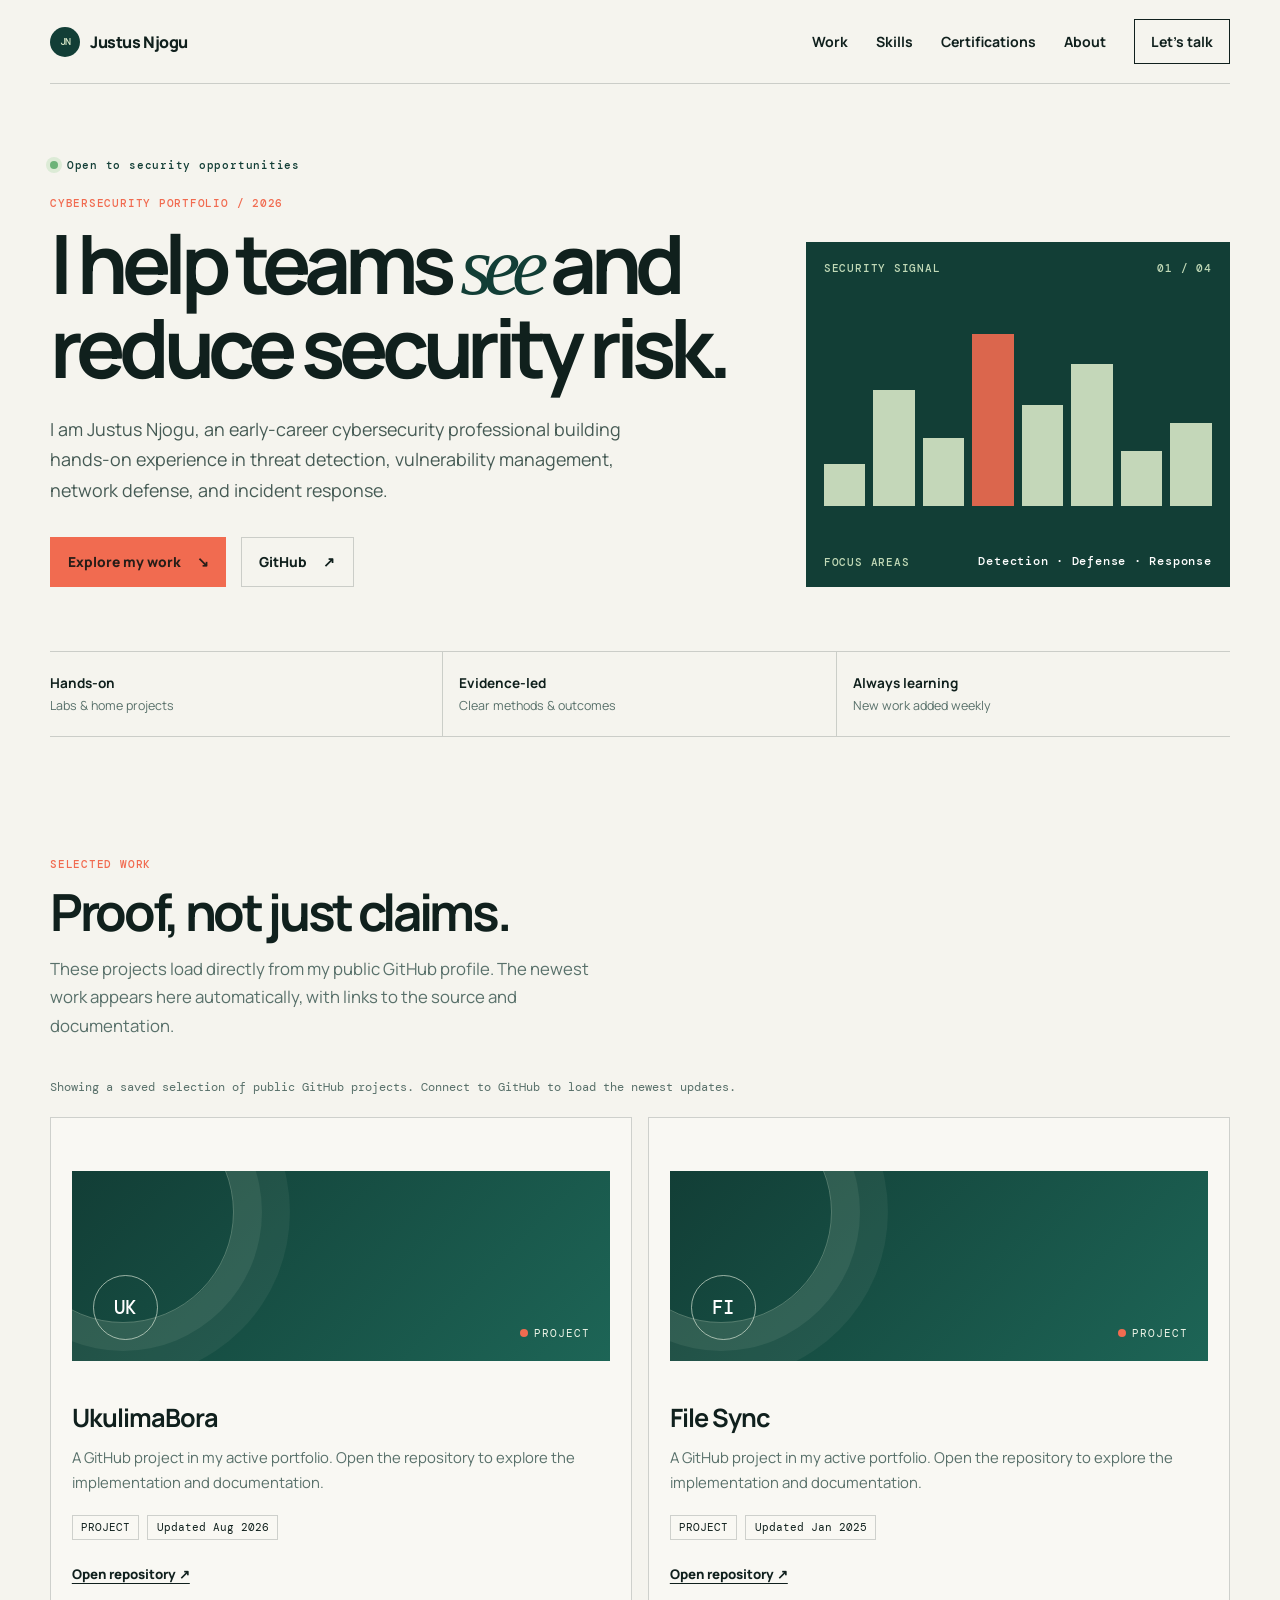
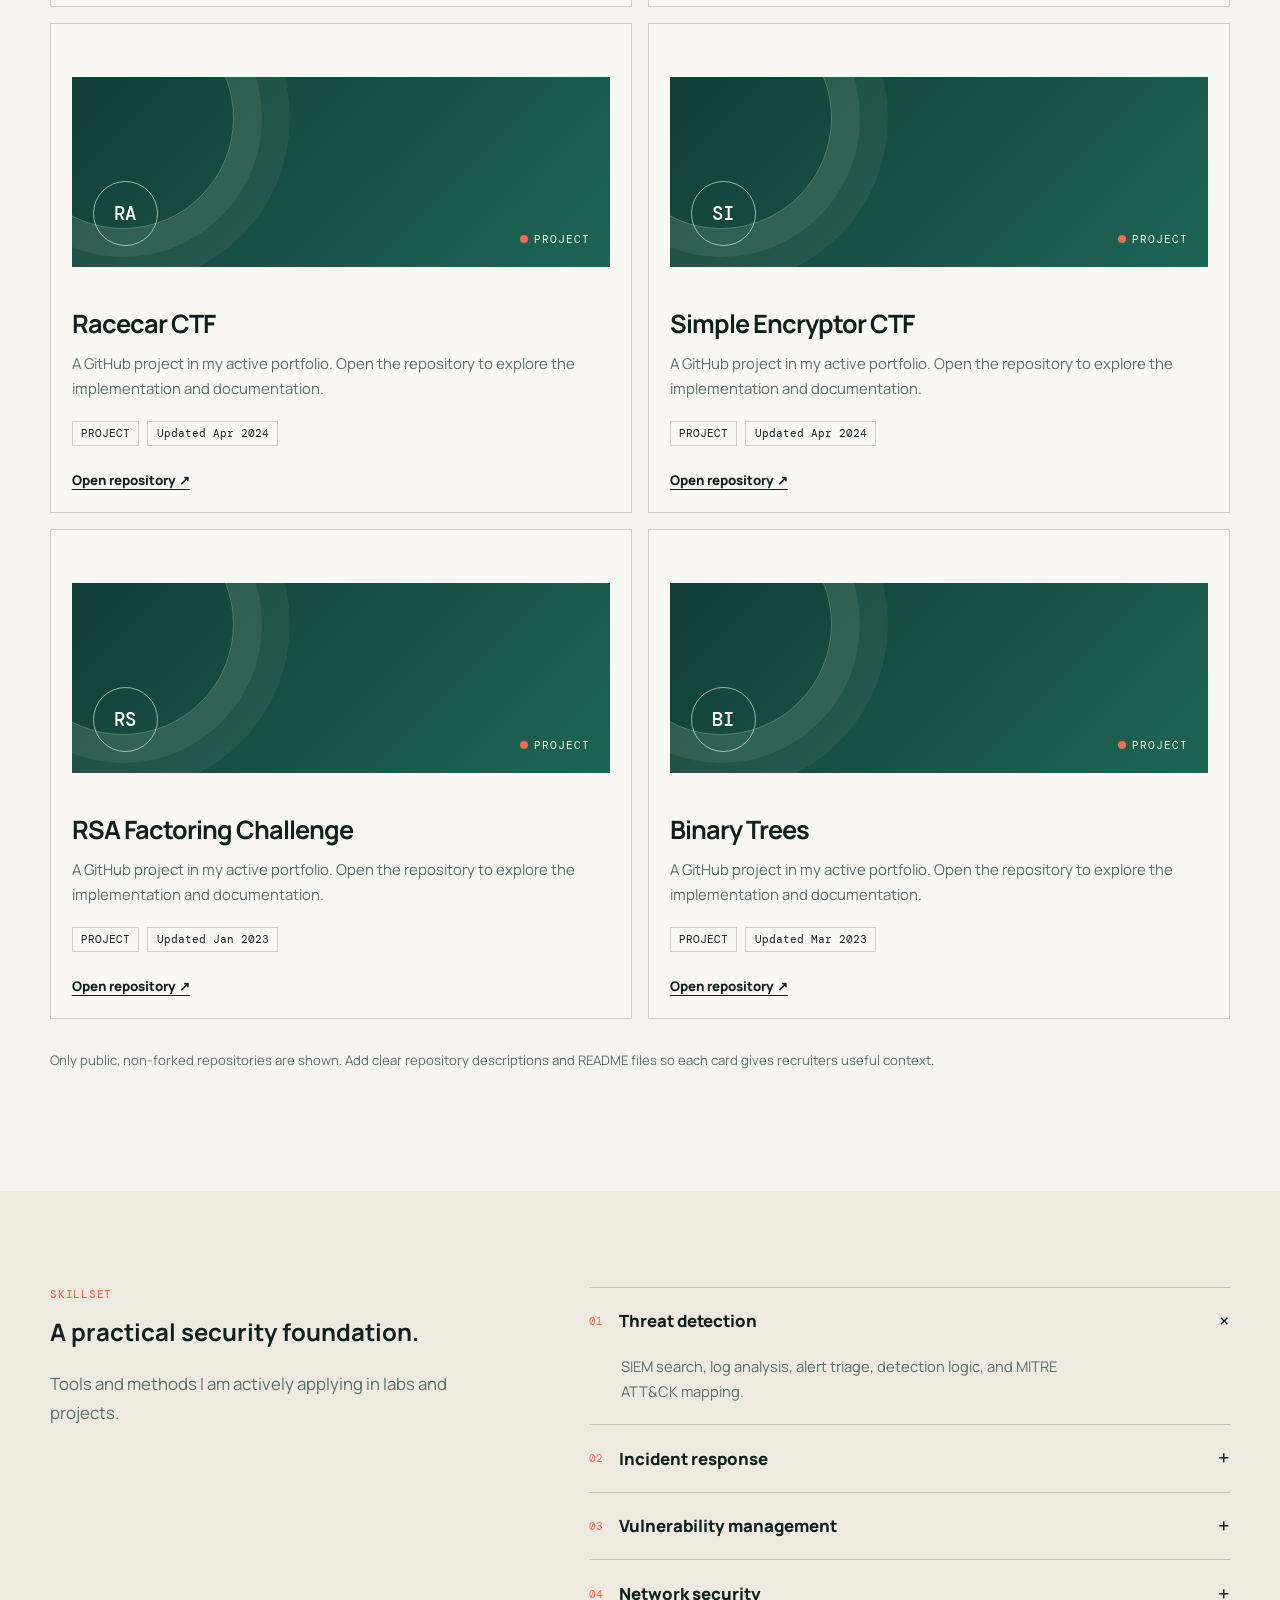
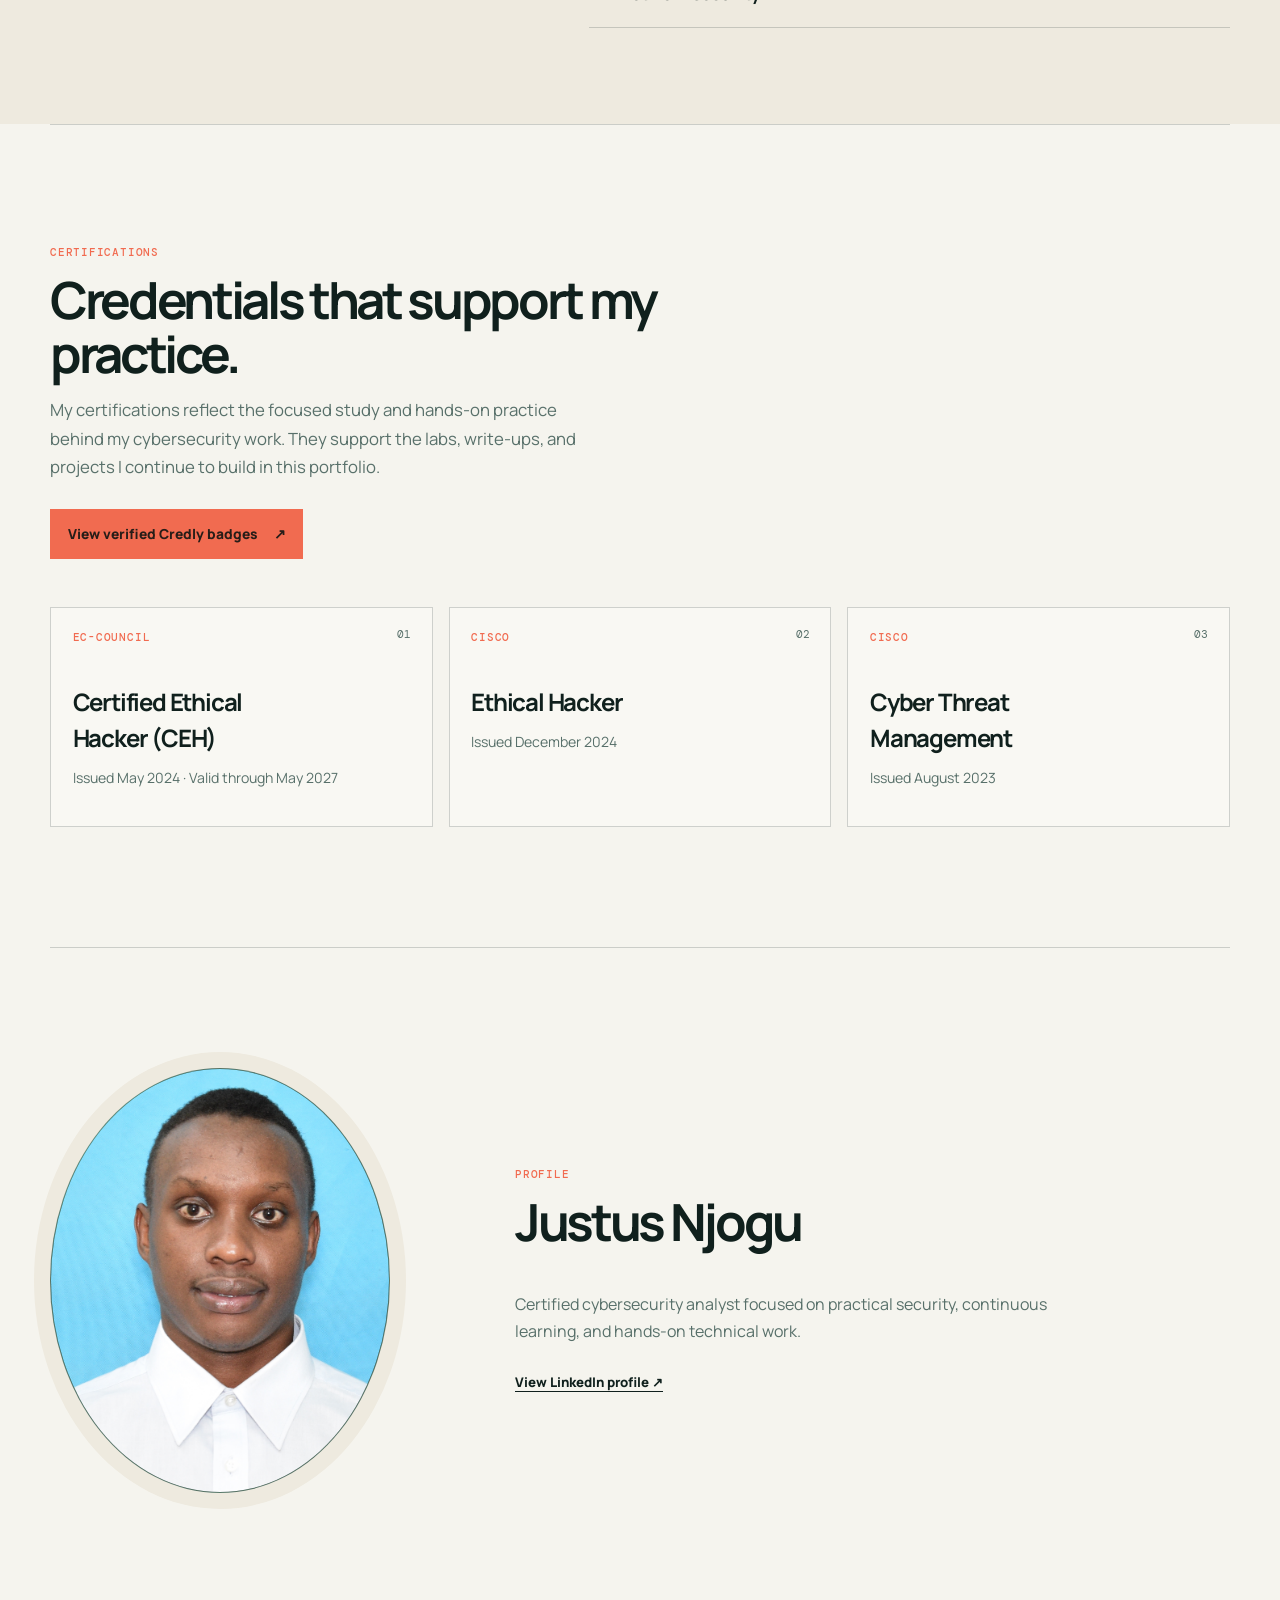
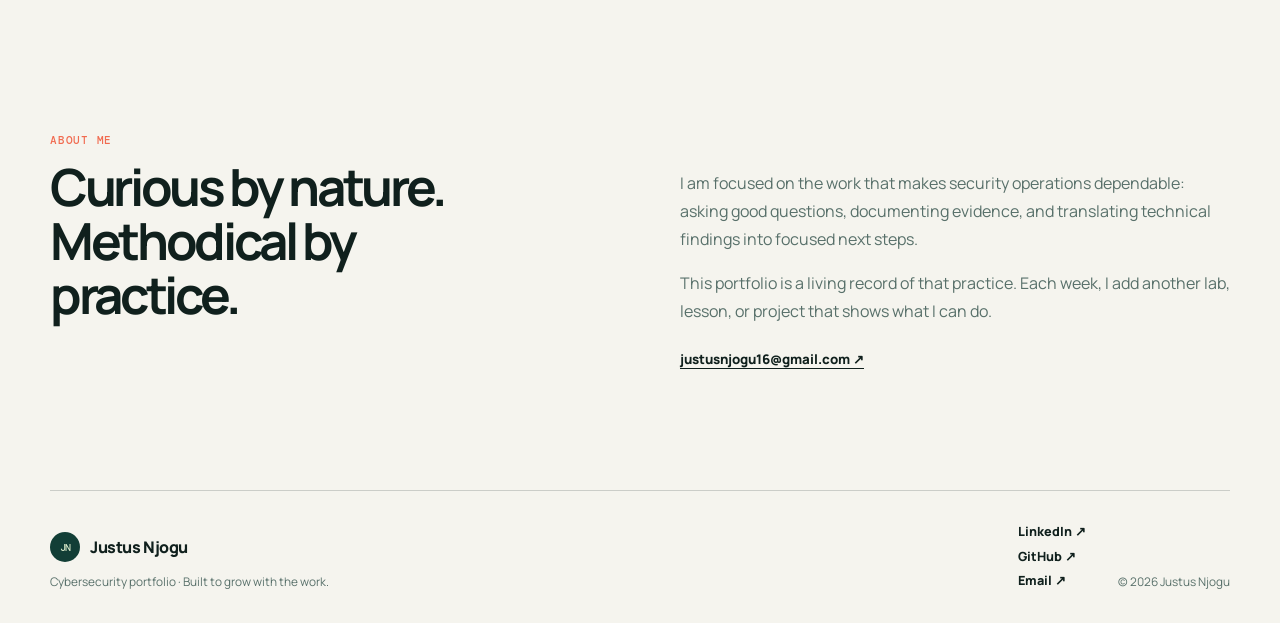
<file: index.html>
<!doctype html>
<html lang="en">
  <head>
    <meta charset="UTF-8" />
    <meta name="viewport" content="width=device-width, initial-scale=1.0" />
    <meta
      name="description"
      content="Cybersecurity portfolio with hands-on labs, projects, and technical skills."
    />
    <title>Justus Njogu | Cybersecurity Portfolio</title>
    <link rel="preconnect" href="https://fonts.googleapis.com" />
    <link rel="preconnect" href="https://fonts.gstatic.com" crossorigin />
    <link
      href="https://fonts.googleapis.com/css2?family=DM+Mono:wght@400;500&display=swap"
      rel="stylesheet"
    />
    <link
      href="https://fonts.googleapis.com/css2?family=Manrope:wght@400;500;600;700;800&display=swap"
      rel="stylesheet"
    />
    <link rel="stylesheet" href="styles.css" />
  </head>
  <body>
    <a class="skip-link" href="#main">Skip to content</a>
    <div data-include="partials/header.html"></div>

    <main id="main">
      <div data-include="partials/hero.html"></div>
      <div data-include="partials/work.html"></div>
      <div data-include="partials/skills.html"></div>
      <div data-include="partials/certifications.html"></div>
      <div data-include="partials/profile.html"></div>
      <div data-include="partials/about.html"></div>
    </main>

    <div data-include="partials/footer.html"></div>
    <script src="components.js"></script>
    <script src="partials.js"></script>
    <script src="projects.js"></script>
    <script src="script.js"></script>
  </body>
</html>
</file>
<file: styles.css>
:root {
    --ink: #10201d;
    --forest: #123e36;
    --pine: #0a2a24;
    --moss: #d8e8c8;
    --paper: #f5f4ee;
    --cream: #eeeadf;
    --line: rgba(16, 32, 29, .18);
    --muted: #58706a;
    --coral: #f16b50;
    --mono: "DM Mono", monospace;
    --sans: "Manrope", sans-serif;
}

* {
    box-sizing: border-box;
}

html {
    scroll-behavior: smooth;
}

body {
    margin: 0;
    color: var(--ink);
    background: var(--paper);
    font-family: var(--sans);
    font-size: 16px;
    line-height: 1.5;
}

a {
    color: inherit;
}

.skip-link {
    position: fixed;
    left: 1rem;
    top: -5rem;
    background: var(--coral);
    padding: .75rem 1rem;
    z-index: 10;
}

.skip-link:focus {
    top: 1rem;
}

.section-shell {
    width: min(1180px, calc(100% - 3rem));
    margin-inline: auto;
}

.site-header {
    min-height: 84px;
    display: flex;
    align-items: center;
    justify-content: space-between;
    width: min(1180px, calc(100% - 3rem));
    margin: auto;
    border-bottom: 1px solid var(--line);
}

.brand {
    display: inline-flex;
    align-items: center;
    gap: .65rem;
    text-decoration: none;
    font-weight: 800;
    letter-spacing: -.03em;
}

.brand-mark {
    display: grid;
    place-items: center;
    width: 30px;
    height: 30px;
    border-radius: 50%;
    background: var(--forest);
    color: var(--moss);
    font: 500 10px var(--mono);
    letter-spacing: -.1em;
}

.site-nav {
    display: flex;
    align-items: center;
    gap: 1.75rem;
    font-size: .88rem;
    font-weight: 700;
}

.site-nav a {
    text-decoration: none;
}

.site-nav a:not(.nav-cta):hover,
.footer-links a:hover {
    color: var(--coral);
}

.nav-cta {
    padding: .7rem 1rem;
    border: 1px solid var(--ink);
}

.menu-button {
    display: none;
}

.hero {
    padding-top: 4.6rem;
}

.eyebrow,
.overline,
.project-meta,
.signal-top,
.signal-bottom {
    font: 500 .69rem var(--mono);
    letter-spacing: .07em;
}

.eyebrow {
    display: flex;
    align-items: center;
    gap: .55rem;
    color: var(--forest);
    margin-bottom: 1.5rem;
}

.status-dot {
    width: 8px;
    height: 8px;
    background: #6cb378;
    border-radius: 50%;
    box-shadow: 0 0 0 4px #dcebd6;
}

.hero-grid {
    display: grid;
    grid-template-columns: 1.25fr .75fr;
    align-items: end;
    gap: 3rem;
}

h1,
h2,
h3,
p {
    margin-top: 0;
}

h1 {
    max-width: 760px;
    font-size: clamp(3rem, 6.4vw, 6.3rem);
    letter-spacing: -.075em;
    line-height: .99;
    margin-bottom: 1.6rem;
}

h1 em {
    color: var(--forest);
    font-family: Georgia, serif;
    font-weight: 400;
    letter-spacing: -.1em;
}

.hero-copy {
    max-width: 610px;
    color: #455a54;
    font-size: 1.12rem;
    line-height: 1.7;
}

.hero-actions {
    display: flex;
    flex-wrap: wrap;
    gap: .9rem;
    margin-top: 2rem;
}

.button {
    display: inline-flex;
    align-items: center;
    gap: 1rem;
    min-height: 50px;
    padding: .8rem 1.1rem;
    text-decoration: none;
    font-weight: 800;
    font-size: .86rem;
}

.button-primary {
    background: var(--coral);
    color: #271d18;
}

.button-primary:hover {
    background: #ff826a;
}

.button-quiet {
    border: 1px solid var(--line);
}

.button-quiet:hover {
    background: var(--cream);
}

.signal-card {
    min-height: 345px;
    padding: 1.15rem;
    background: var(--forest);
    color: #eaf2df;
    display: flex;
    flex-direction: column;
    justify-content: space-between;
    overflow: hidden;
}

.signal-top,
.signal-bottom {
    display: flex;
    justify-content: space-between;
    gap: 1rem;
    color: #c1d9b7;
}

.signal-bottom {
    align-items: end;
}

.signal-bottom strong {
    font: 500 .77rem var(--mono);
    text-align: right;
    color: white;
}

.signal-graphic {
    height: 185px;
    display: flex;
    gap: 8px;
    align-items: end;
}

.signal-graphic i {
    display: block;
    flex: 1;
    background: var(--moss);
    opacity: .9;
}

.signal-graphic i:nth-child(1) {
    height: 23%;
}

.signal-graphic i:nth-child(2) {
    height: 63%;
}

.signal-graphic i:nth-child(3) {
    height: 37%;
}

.signal-graphic i:nth-child(4) {
    height: 93%;
    background: var(--coral);
}

.signal-graphic i:nth-child(5) {
    height: 55%;
}

.signal-graphic i:nth-child(6) {
    height: 77%;
}

.signal-graphic i:nth-child(7) {
    height: 30%;
}

.signal-graphic i:nth-child(8) {
    height: 45%;
}

.trust-row {
    display: grid;
    grid-template-columns: repeat(3, 1fr);
    margin-top: 4rem;
    border-top: 1px solid var(--line);
    border-bottom: 1px solid var(--line);
}

.trust-row div {
    padding: 1.3rem 1rem 1.3rem 0;
    border-right: 1px solid var(--line);
    display: grid;
    gap: .2rem;
}

.trust-row div+div {
    padding-left: 1rem;
}

.trust-row div:last-child {
    border-right: 0;
}

.trust-row strong {
    font-size: .85rem;
}

.trust-row span {
    color: var(--muted);
    font-size: .78rem;
}

.section {
    padding-block: 7.5rem;
}

.section-intro {
    max-width: 655px;
}

.overline {
    color: var(--coral);
    margin-bottom: .85rem;
}

.section h2 {
    font-size: clamp(2.25rem, 4vw, 4rem);
    letter-spacing: -.065em;
    line-height: 1.05;
    margin-bottom: 1rem;
}

.section-intro>p:not(.overline) {
    color: var(--muted);
    max-width: 560px;
    font-size: 1.05rem;
    line-height: 1.7;
}

.projects-status {
    min-height: 1.5rem;
    margin: 2.5rem 0 -2.3rem;
    color: var(--muted);
    font: .72rem var(--mono);
}

.project-grid {
    display: grid;
    grid-template-columns: repeat(2, 1fr);
    gap: 1rem;
    margin-top: 3.1rem;
}

.project-card {
    min-height: 490px;
    padding: 1.3rem;
    display: flex;
    flex-direction: column;
    border: 1px solid var(--line);
    background: #f9f8f3;
}

.project-meta {
    display: flex;
    justify-content: space-between;
    gap: 1rem;
    color: var(--muted);
}

.repo-visual {
    min-height: 190px;
    margin-top: 2rem;
    padding: 1.3rem;
    display: flex;
    align-items: flex-end;
    justify-content: space-between;
    position: relative;
    overflow: hidden;
    background: linear-gradient(135deg, var(--forest), #1d6556);
}

.repo-visual::before {
    content: "";
    position: absolute;
    width: 220px;
    height: 220px;
    border: 1px solid rgba(226, 239, 212, .3);
    border-radius: 50%;
    left: -60px;
    top: -70px;
    box-shadow: 0 0 0 28px rgba(226, 239, 212, .08), 0 0 0 56px rgba(226, 239, 212, .06);
}

.repo-mark,
.repo-language {
    position: relative;
    z-index: 1;
}

.repo-mark {
    display: grid;
    place-items: center;
    width: 65px;
    height: 65px;
    border: 1px solid rgba(240, 248, 232, .6);
    border-radius: 50%;
    color: white;
    font: 500 1.2rem var(--mono);
}

.repo-language {
    color: #f0f5e8;
    font: .68rem var(--mono);
    letter-spacing: .08em;
}

.repo-language::before {
    content: "";
    display: inline-block;
    width: 8px;
    height: 8px;
    margin-right: .42rem;
    border-radius: 50%;
    background: var(--language-color, var(--coral));
}

.project-content {
    margin-top: auto;
    padding-top: 2rem;
}

.project-content h3 {
    text-transform: capitalize;
    letter-spacing: -.04em;
    font-size: 1.58rem;
    margin-bottom: .5rem;
}

.project-content p {
    color: var(--muted);
    font-size: .93rem;
    line-height: 1.65;
    display: -webkit-box;
    -webkit-box-orient: vertical;
    -webkit-line-clamp: 3;
    overflow: hidden;
}

.tag-list {
    list-style: none;
    display: flex;
    flex-wrap: wrap;
    gap: .5rem;
    padding: 0;
    margin: 1.3rem 0;
}

.tag-list li {
    border: 1px solid var(--line);
    padding: .32rem .52rem;
    font: .66rem var(--mono);
}

.text-link {
    font-size: .83rem;
    font-weight: 800;
    text-underline-offset: .28rem;
}

.text-link:hover {
    color: var(--coral);
}

.empty-project {
    min-height: 310px;
    grid-column: 1 / -1;
    max-width: 580px;
}

.empty-project h3 {
    font-size: 1.7rem;
    letter-spacing: -.05em;
}

.empty-project p:not(.overline) {
    color: var(--muted);
    max-width: 500px;
}

.portfolio-note {
    margin: 2rem 0 0;
    color: var(--muted);
    font-size: .82rem;
}

.skills-section {
    padding-block: 6rem;
    background: var(--cream);
}

.certifications-section {
    border-top: 1px solid var(--line);
}

.certification-grid {
    display: grid;
    grid-template-columns: repeat(3, 1fr);
    gap: 1rem;
    margin-top: 3rem;
}

.credential-cta {
    margin-top: .65rem;
}

.certification-card {
    position: relative;
    min-height: 220px;
    padding: 1.35rem;
    border: 1px solid var(--line);
    background: #f9f8f3;
}

.certification-card h3 {
    max-width: 220px;
    margin: 2.5rem 0 .7rem;
    font-size: 1.5rem;
    letter-spacing: -.05em;
}

.certification-card > p:not(.overline) {
    color: var(--muted);
    font-size: .88rem;
}

.certification-number {
    position: absolute;
    top: 1.2rem;
    right: 1.3rem;
    color: var(--muted);
    font: .7rem var(--mono);
}

.certification-note {
    display: flex;
    flex-direction: column;
    justify-content: center;
    background: var(--forest);
    color: #eaf2df;
}

.certification-note .overline {
    color: var(--moss);
}

.certification-note > p:not(.overline) {
    color: #eaf2df;
    line-height: 1.7;
}

.skills-layout {
    display: grid;
    grid-template-columns: .8fr 1.2fr;
    gap: 7rem;
}

.skill-list {
    border-top: 1px solid var(--line);
}

.skill-list details {
    border-bottom: 1px solid var(--line);
}

.skill-list summary {
    display: flex;
    gap: 1rem;
    align-items: center;
    padding: 1.15rem 0;
    list-style: none;
    cursor: pointer;
    font-size: 1.05rem;
    font-weight: 800;
}

.skill-list summary::-webkit-details-marker {
    display: none;
}

.skill-list summary span {
    color: var(--coral);
    font: .67rem var(--mono);
}

.skill-list summary b {
    margin-left: auto;
    font-size: 1.25rem;
    font-weight: 500;
}

.skill-list details[open] summary b {
    transform: rotate(45deg);
}

.skill-list p {
    max-width: 540px;
    margin: 0;
    padding: 0 2rem 1.3rem;
    color: var(--muted);
    font-size: .92rem;
    line-height: 1.65;
}

.about-section {
    display: grid;
    grid-template-columns: 1fr 1fr;
    gap: 5rem;
}

.profile-section {
    padding-block: 7.5rem;
    border-top: 1px solid var(--line);
}

.profile-layout {
    display: grid;
    grid-template-columns: .7fr 1.3fr;
    align-items: center;
    gap: 5rem;
}

.profile-photo {
    display: grid;
    place-items: center;
    aspect-ratio: 1;
    width: min(100%, 340px);
    border: 1px solid rgba(226, 239, 212, .35);
    border-radius: 50%;
    background:
        radial-gradient(circle at 30% 25%, #3d7b68, transparent 30%),
        linear-gradient(135deg, var(--forest), var(--pine));
    box-shadow: 0 0 0 16px var(--cream);
}

.profile-photo span {
    color: var(--moss);
    font: 500 clamp(3.5rem, 8vw, 6rem) var(--mono);
    letter-spacing: -.14em;
}

.profile-photo img {
    width: 100%;
    height: 100%;
    border-radius: inherit;
    object-fit: cover;
}

.profile-content {
    max-width: 570px;
}

.profile-content h2 {
    font-size: clamp(2.25rem, 4vw, 4rem);
    letter-spacing: -.065em;
    line-height: 1.05;
}

.profile-content > p:not(.overline) {
    color: var(--muted);
    line-height: 1.7;
}

.profile-link {
    display: inline-block;
    margin-top: .75rem;
}

.about-statement h2 {
    max-width: 460px;
}

.about-copy {
    padding-top: 2.25rem;
}

.about-copy p {
    color: var(--muted);
    line-height: 1.75;
}

.about-copy .text-link {
    display: inline-block;
    margin-top: .6rem;
    color: var(--ink);
}

.site-footer {
    display: grid;
    grid-template-columns: 1fr auto auto;
    gap: 2rem;
    padding-block: 2rem;
    border-top: 1px solid var(--line);
    align-items: end;
}

.site-footer p {
    margin: .7rem 0 0;
    font-size: .74rem;
    color: var(--muted);
}

.footer-links {
    display: grid;
    gap: .35rem;
    font-size: .79rem;
    font-weight: 800;
}

.footer-links a {
    text-decoration: none;
}

.copyright {
    text-align: right;
}

@media (max-width: 760px) {
    .section-shell,
    .site-header {
        width: min(100% - 2rem, 1180px);
    }
    .site-header {
        min-height: 70px;
        position: relative;
    }
    .menu-button {
        display: block;
        border: 0;
        background: none;
        font: 700 .77rem var(--sans);
    }
    .site-nav {
        display: none;
        position: absolute;
        z-index: 2;
        top: 69px;
        left: 0;
        right: 0;
        padding: 1rem;
        background: var(--paper);
        border: 1px solid var(--line);
        align-items: stretch;
    }
    .site-nav.is-open {
        display: grid;
    }
    .hero {
        padding-top: 3rem;
    }
    .hero-grid,
    .skills-layout,
    .profile-layout,
    .about-section {
        grid-template-columns: 1fr;
        gap: 2.5rem;
    }
    .signal-card {
        min-height: 260px;
    }
    .signal-graphic {
        height: 120px;
    }
    .trust-row {
        grid-template-columns: 1fr;
        margin-top: 3rem;
    }
    .trust-row div,
    .trust-row div+div {
        border-right: 0;
        border-bottom: 1px solid var(--line);
        padding: 1rem 0;
    }
    .trust-row div:last-child {
        border-bottom: 0;
    }
    .section {
        padding-block: 5rem;
    }
    .project-grid {
        grid-template-columns: 1fr;
    }
    .certification-grid {
        grid-template-columns: 1fr;
    }
    .project-card {
        min-height: 500px;
    }
    .project-featured {
        grid-row: auto;
    }
    .skills-layout {
        gap: 1rem;
    }
    .about-copy {
        padding-top: 0;
    }
    .profile-section {
        padding-block: 5rem;
    }
    .profile-photo {
        width: min(100%, 280px);
    }
    .site-footer {
        grid-template-columns: 1fr;
        gap: 1.3rem;
    }
    .copyright {
        text-align: left;
    }
}
</file>
